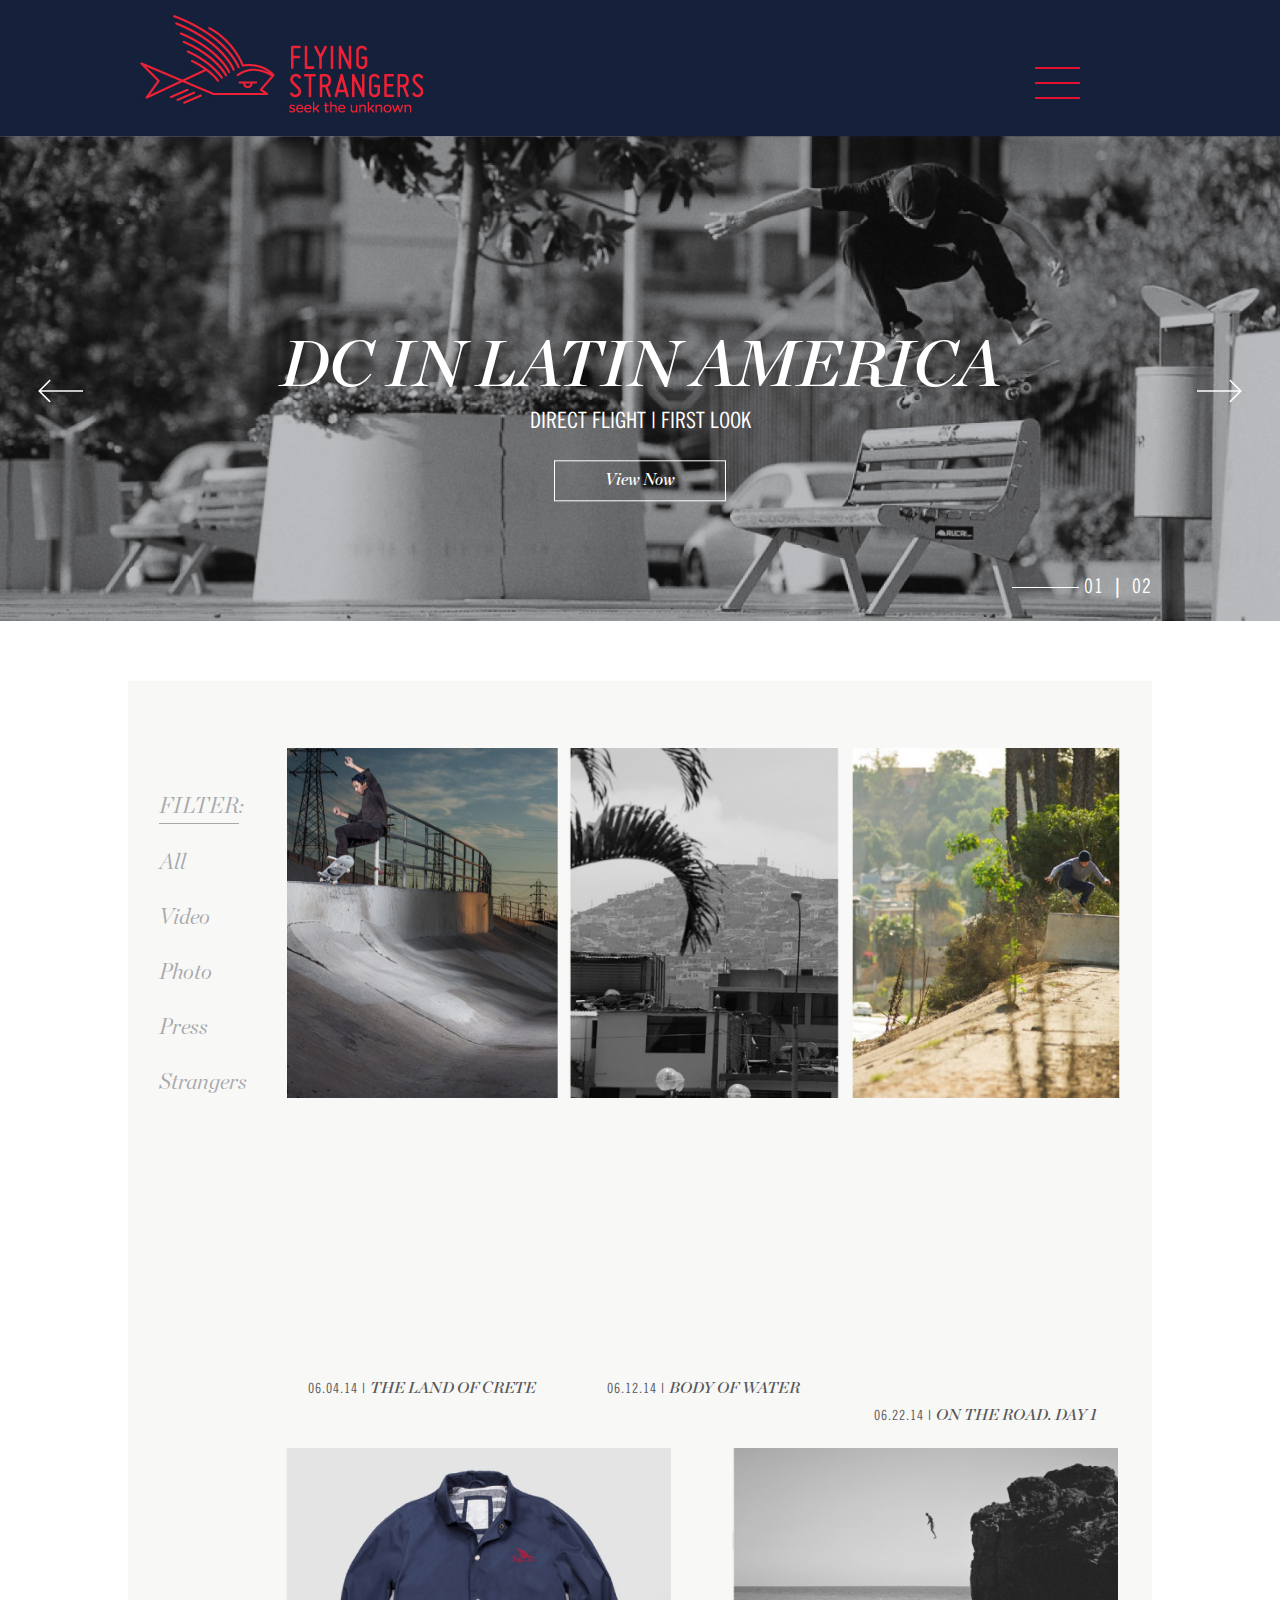
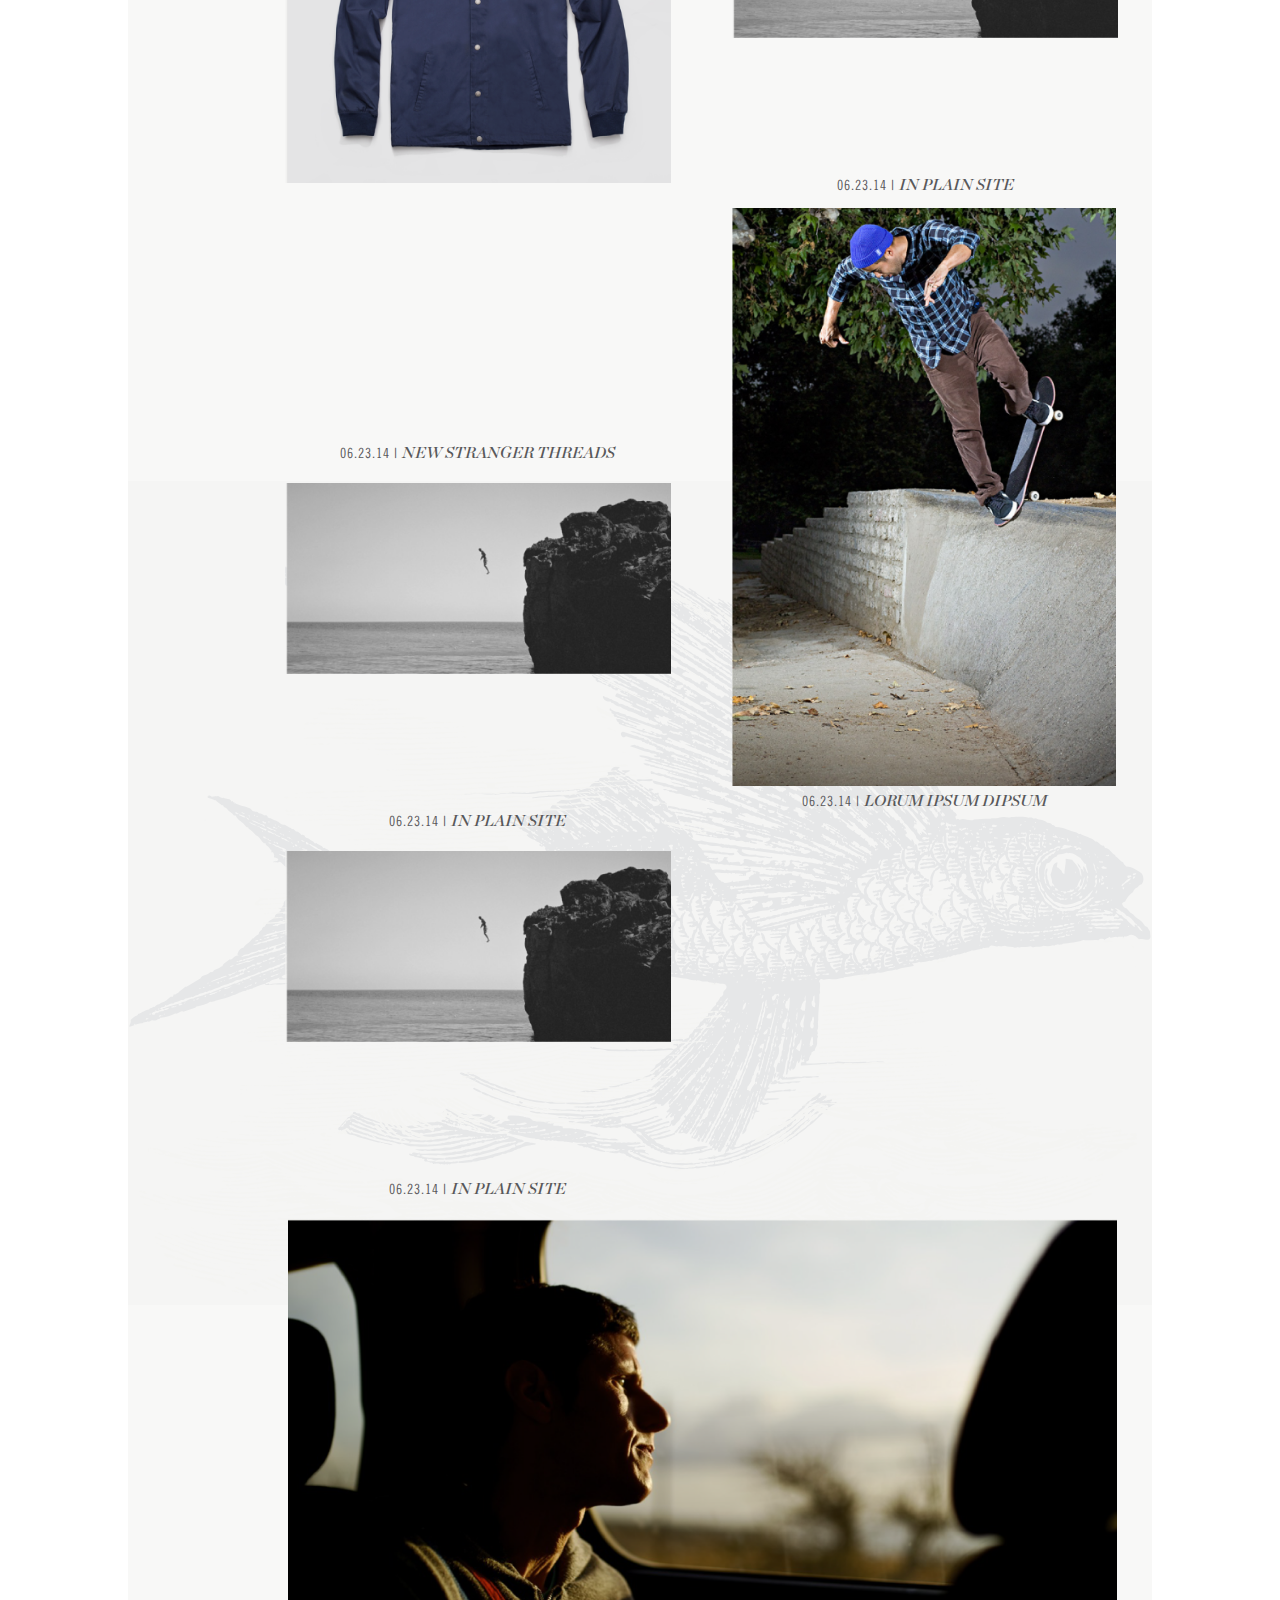
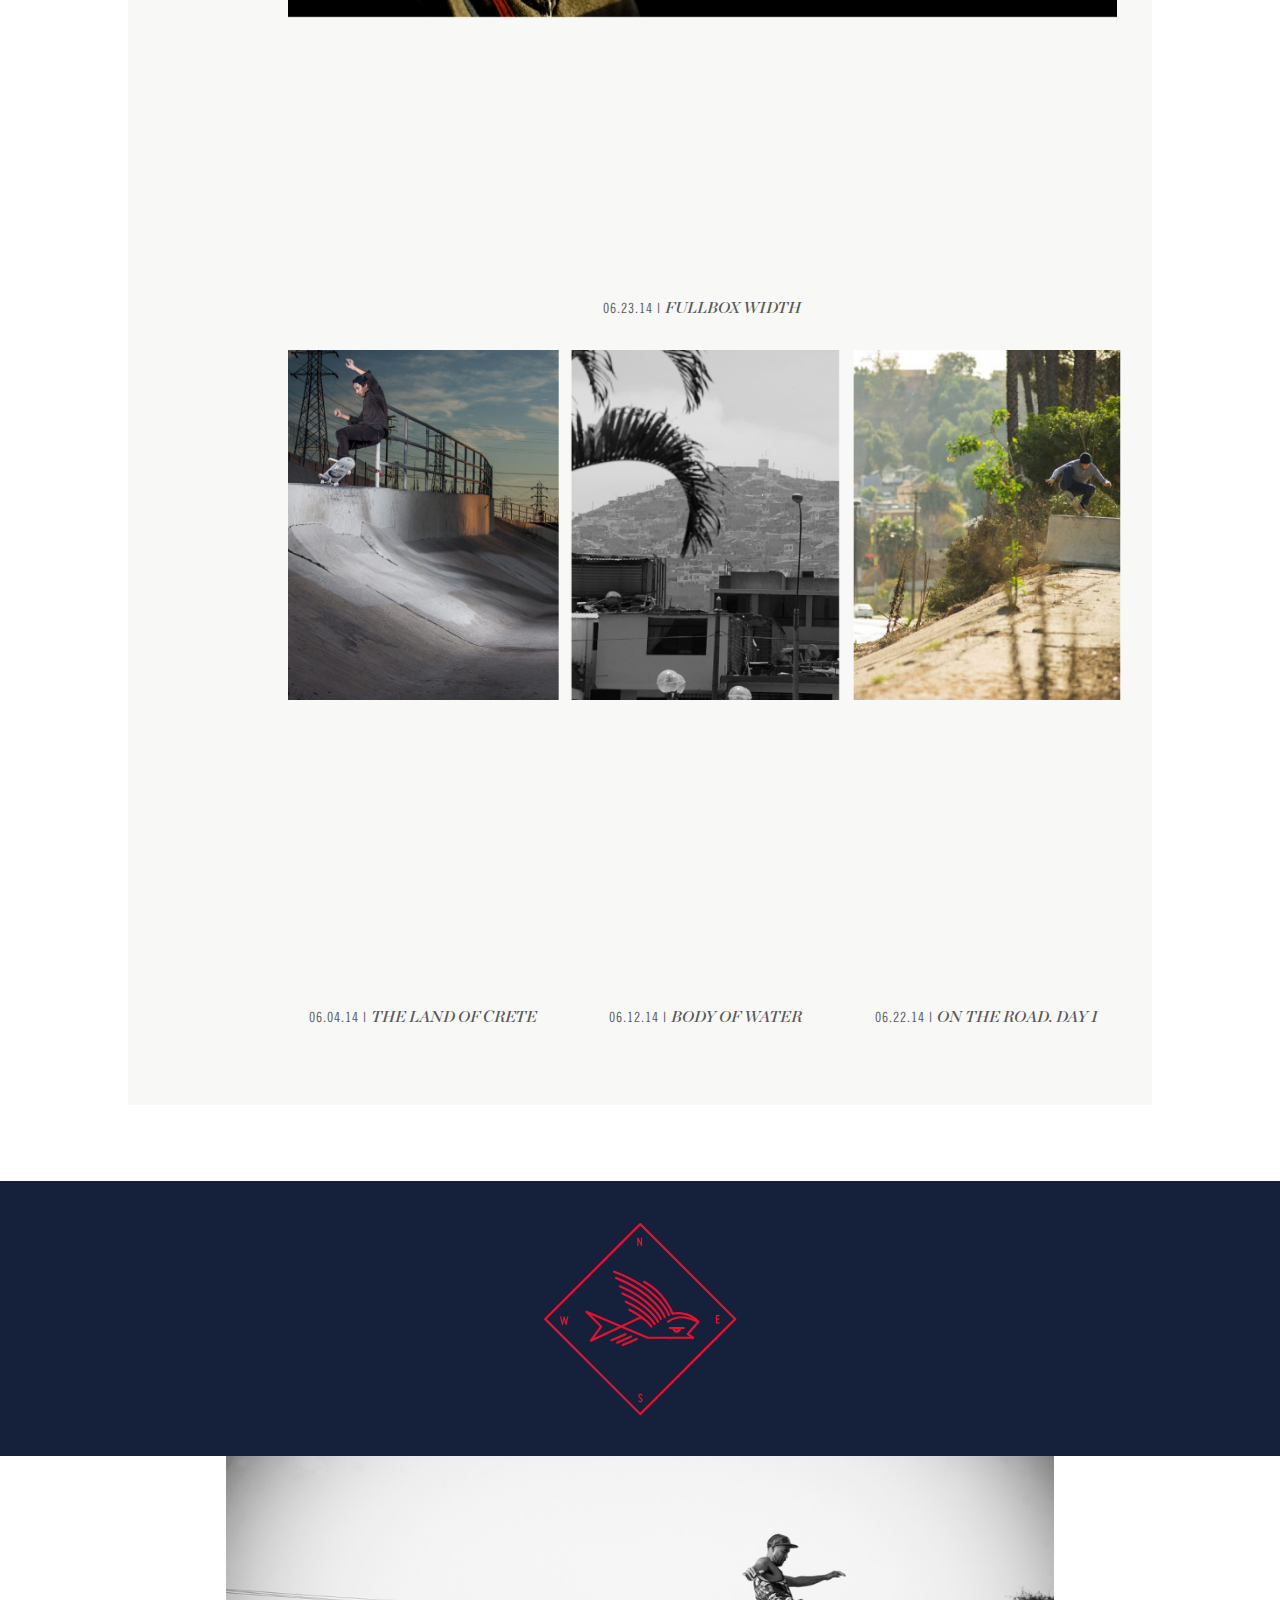
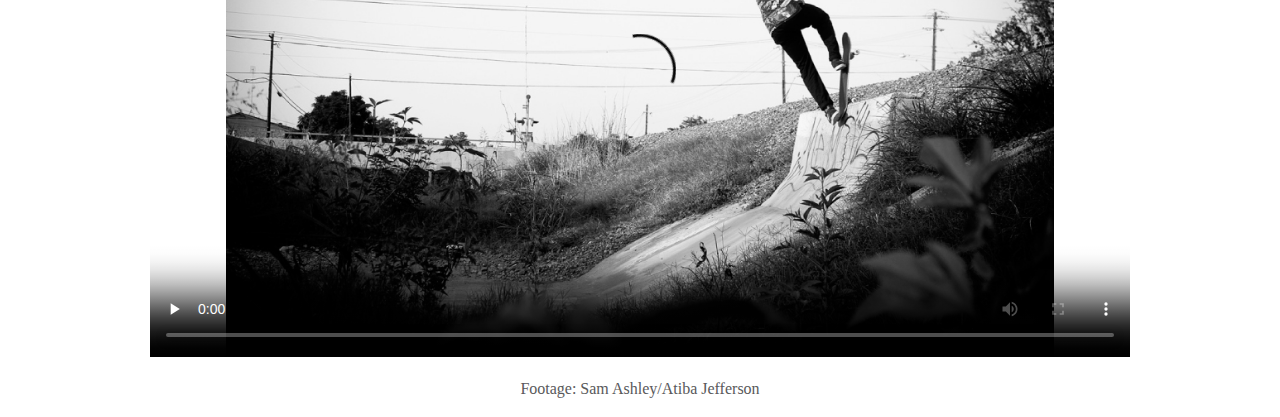
<file: index.html>
<!DOCTYPE html>
<!-- paulirish.com/2008/conditional-stylesheets-vs-css-hacks-answer-neither/ -->
<!--[if lt IE 7]> <html class="no-js lt-ie9 lt-ie8 lt-ie7" lang="en"> <![endif]-->
<!--[if IE 7]>    <html class="no-js lt-ie9 lt-ie8" lang="en"> <![endif]-->
<!--[if IE 8]>    <html class="no-js lt-ie9" lang="en"> <![endif]-->
<!-- Consider adding a manifest.appcache: h5bp.com/d/Offline -->
<!--[if gt IE 8]><!--> <html class="no-js" lang="en"> <!--<![endif]-->
<head>
	<meta charset="utf-8" />
	<meta http-equiv="X-UA-Compatible" content="IE=edge,chrome=1">
 	<meta name="viewport" content="width=device-width">
	<meta name="google-site-verification" content="REPLACE" />

	<title>Title</title>
	<link href="http://vjs.zencdn.net/4.7/video-js.css" rel="stylesheet">	
	<link rel="stylesheet" href="js/libs/fancybox/jquery.fancybox.css" media="screen" />
	<link rel="stylesheet" href="style.css" media="screen" />

	<!-- <link rel="stylesheet" href="menu.css" media="screen" /> -->
	<link rel="stylesheet" href="fonts.css" media="screen" />
	
	<script src="https://ajax.googleapis.com/ajax/libs/jquery/1.8.3/jquery.min.js"></script>
	<script src="js/libs/modernizr-2.5.3.min.js"></script>
	<script src="http://vjs.zencdn.net/4.7/video.js"></script>	
		
	<link rel="icon" href="favicon.ico" type="image/x-icon">
	<link rel="shortcut icon" href="favicon.ico" type="image/x-icon">
</head>
<body>

	<nav id="menu">
	 <a class="closemenu"><img src="images/close.svg"></a>
		<div class="menuwrap">
	      <h2>Menu:</h2>
		   <ul>
	       <li><a href="#">Video</a></li>
	       <li><a href="#">Photo</a></li>
	       <li><a href="#">Press</a></li>
	       <li><a href="#">Strangers</a></li>
	    </ul>
		<form action="index_submit" method="post" accept-charset="utf-8">
			
			<input type="text" name="search" value="" id="search">

		</form>
		
		<div class="menusocial">
			<img src="images/facebook.svg" alt="" class="" />
			<img src="images/twitter.svg" alt="" class="" />
			<img src="images/instagram.svg" alt="" class="" />
		</div>
		
		</div>
	   </nav>
	
<div class="pushme">
	
	<div class="container-full fsheaderblue">
		<header class="container-1024">
			<a href="index.html" id="logo"><img src="images/headerlogo.jpg" alt="Site Title" /></a>

<span class="menulink">
  <span></span>
  <span class="line"></span>
</span>

		
		</header>
	</div>
<div class="container-full fsGray">

<div class="slidewrap">

	  <div class="slidenav">
	     <a id="prev"></a>
	     <a id="next"></a>
	  </div>

  <div id="output"></div>
		<div id="slideshow">
		  	
				<div class="slide">
					<div class="slidetext">
					<h2>DC IN LATIN AMERICA</h2>
					<p class="subtext">DIRECT FLIGHT | FIRST LOOK</p>
					<a href="" class="viewnow">View Now</a>
					</div>
					<img src="images/slide1.jpg" />
				</div>
			
				<div class="slide">
					<div class="slidetext">
						<h2>slide two</h2>
					</div>
					<img src="images/slide2.jpg" />
				</div>
				
   		   </div> <!-- slideshow -->
		   
			

	   </div> <!-- slidewrap -->
</div>	<!-- fsgray -->

	<section class="content container-1024">
		<article>
			<div id="contentNav" class="clearfix">
				<p class="cnHeader">FILTER:</p>
				<p><a href="">All</a></p>
				<p><a href="">Video</a></p>
				<p><a href="">Photo</a></p>
				<p><a href="">Press</a></p>
				<p><a href="">Strangers</a></p>

			</div>
		<div class="boxes">	
			<!-- BOX ONE  -->
			<div class="boxsizeone">
				<img src="images/box1.jpg">
				<!-- STICKY -->
				<div class="boxonestickybox">
				<div class="boxonestickyinner" style="opacity: 0;">
					<div class="boxonestickyborder">
						<div class="boxonestickycontent">
							<p class="sdate">07.22.14</p>
							<h2>PRESS / ERIC KOSTON</h2>
							<hr class="stickline">
							<p class="stickpullquote">“Short Quote”</p>
							<p class="stickyex">Lorem ipsum dolor sit amet, consectetur adipisicing elit, </p>
							<a href="#videoPop" class="stickyread fancybox">Read More</a>
							<p class="stickysub">TAGS// NIKE SB . ERIC KOSTON. FOURSTAR<br>LOS ANGELES, CA | PHOTO: ATIBA JEFFERSON</p>
						</div>
					</div>
				 </div>
				</div>
				<!-- STICKY -->
				<p>06.04.14 | <span>THE LAND OF CRETE</span></p>
			</div>
			<div class="boxsizeone">
				<img src="images/box2.jpg">
				<!-- STICKY -->
				<div class="boxonestickybox">
				<div class="boxonestickyinner" style="opacity: 0;">
					<div class="boxonestickyborder">
						<div class="boxonestickycontent">
							<p class="sdate">08.22.14</p>
							<h2>PHOTO / LEA TENDER</h2>
							<hr class="stickline">
							<p class="stickpullquote">“Short Quote”</p>
							<p class="stickyex">Lorem ipsum dolor sit amet, consectetur adipisicing elit, </p>
							<a class="stickyread">Read More</a>
							<p class="stickysub">TAGS// NIKE SB . ERIC KOSTON. FOURSTAR<br>LOS ANGELES, CA | PHOTO: ATIBA JEFFERSON</p>
						</div>
					</div>
				 </div>
				</div>
				<!-- STICKY -->
				<p>06.12.14 | <span>BODY OF WATER</span></p>
			</div>
			<div class="boxsizeone">
				<img src="images/box3.jpg">
				<!-- STICKY -->
				<div class="boxonestickybox">
				<div class="boxonestickyinner" style="opacity: 0;">
					<div class="boxonestickyborder">
						<div class="boxonestickycontent">
							<p class="sdate">08.22.14</p>
							<h2>PHOTO / Randford Alloway</h2>
							<hr class="stickline">
							<p class="stickpullquote">“Short Quote”</p>
							<p class="stickyex">Lorem ipsum dolor sit amet, consectetur adipisicing elit, </p>
							<a class="stickyread">Read More</a>
							<p class="stickysub">TAGS// NIKE SB . ERIC KOSTON. FOURSTAR<br>LOS ANGELES, CA | PHOTO: ATIBA JEFFERSON</p>
						</div>
					</div>
				 </div>
				</div>
				<!-- STICKY -->
				<p>06.22.14 | <span>ON THE ROAD. DAY 1</span></p>
			</div>
			<!-- END BOX ONE -->
			
		<!-- BOX COLUMN -->	
		<div class="mainBoxCol first">	
			<div class="boxsizetwo">
				<img src="images/476414.png" alt="" class="" />
				
				
				<!-- STICKY -->
				<div class="boxtwostickybox">
				<div class="boxtwostickyinner" style="opacity: 0;">
					<div class="boxtwostickyborder">
						<div class="boxtwostickycontent">
							<p class="sdate">08.22.14</p>
							<h2>PHOTO / Randford Alloway</h2>
							<hr class="stickline">
							<p class="stickpullquote">“Short Quote”</p>
							<p class="stickyex">Lorem ipsum dolor sit amet, consectetur adipisicing elit, </p>
							<a class="stickyread">Read More</a>
							<p class="stickysub">TAGS// NIKE SB . ERIC KOSTON. FOURSTAR<br>LOS ANGELES, CA | PHOTO: ATIBA JEFFERSON</p>
						</div>
					</div>
				 </div>
				</div>
				<!-- STICKY -->
				
				
				<p>06.23.14 | <span>NEW STRANGER THREADS</span></p>
			</div>
		
			<div class="boxsizethree">
				<img src="images/470232.png" width="471" height="233" alt="470232">
				
				<!-- STICKY -->
				<div class="boxfourstickybox">
				<div class="boxfourstickyinner" style="opacity: 0;">
					<div class="boxfourstickyborder">
						<div class="boxfourstickycontent">
							<p class="sdate">08.22.14</p>
							<h2>PHOTO / Randford Alloway</h2>
							<hr class="stickline">
							<a class="stickyread">Read More</a>

						</div>
					</div>
				 </div>
				</div>
				<!-- STICKY -->
				
				<p>06.23.14 | <span>IN PLAIN SITE</span></p>
			</div>
			
			<div class="boxsizethree">
				<img src="images/470232.png" width="471" height="233" alt="470232">
				
				<!-- STICKY -->
				<div class="boxfourstickybox">
				<div class="boxfourstickyinner" style="opacity: 0;">
					<div class="boxfourstickyborder">
						<div class="boxfourstickycontent">
							<p class="sdate">08.22.14</p>
							<h2>PHOTO / Randford Alloway</h2>
							<hr class="stickline">
							<a class="stickyread">Read More</a>
							
						</div>
					</div>
				 </div>
				</div>
				<!-- STICKY -->
				
				<p>06.23.14 | <span>IN PLAIN SITE</span></p>
			</div>
			
		</div><!-- MBCOL1 -->
	
		<div class="mainBoxCol second">	
			
			<div class="boxsizefour">
				
				<img src="images/470232.png" width="471" height="233" alt="470232">
				
				<!-- STICKY -->
				<div class="boxfourstickybox">
				<div class="boxfourstickyinner" style="opacity: 0;">
					<div class="boxfourstickyborder">
						<div class="boxfourstickycontent">
							<p class="sdate">08.22.14</p>
							<h2>PHOTO / Randford Alloway</h2>
							<hr class="stickline">
							<a class="stickyread">Read More</a>
						</div>
					</div>
				 </div>
				</div>
				<!-- STICKY -->
				
				<p>06.23.14 | <span>IN PLAIN SITE</span></p>
			</div>
			
			<div class="stickybox">
				<div class="stickyinner">
					<div class="stickyborder">
						<div class="stickycontent">
							<p class="sdate">07.22.14</p>
							<h2>PRESS / ERIC KOSTON</h2>
							<hr class="stickline" />
							<p class="stickpullquote">“The visions of virgin backside nose blunt slides burned vividly in my memory”</p>
							<p class="stickyex">Lorem ipsum dolor sit amet, consectetur adipisicing elit, sed do eiusmod tempor incididunt ut labore et dolore magna aliqua. Lorem ipsum dolor sit amet, consectetur adipisicing elit, sed do eiusmod.</p>
							<a class="stickyread">Read More</a>
							<p class="stickysub">TAGS// NIKE SB . ERIC KOSTON. FOURSTAR<br>LOS ANGELES, CA | PHOTO: ATIBA JEFFERSON</p>
						</div>
					</div>
				</div>
				<img src="images/stickbg.png" alt="" class="" />
				<p>06.23.14 | <span>lorum ipsum dipsum</span></p>
			</div>
		
		</div> <!-- mbCOl2-->
		<!-- END BOX COLUMN -->
		
		<div class="clear"></div>
		
		<!-- FULL BOX -->
		<div class="fullbox">
			<div class="videoHolder"></div>
			<img src="images/fullpic.png" alt="Fullpic">
			<!-- STICKY -->
			<div class="boxfullstickybox videoLink">
			<div class="boxfullstickyinner" style="opacity: 0;">
				<div class="boxfullstickyborder">
					<div class="boxfullstickycontent">
						<p class="sdate">08.22.14</p>
						<h2>PHOTO / Randford Alloway</h2>
						<hr class="stickline">
							<p class="stickpullquote">“The visions of virgin backside nose blunt slides burned vividly in my memory”</p>
							<p class="stickyex">Lorem ipsum dolor sit amet, consectetur adipisicing elit, sed do eiusmod tempor incididunt ut labore et dolore magna aliqua. Lorem ipsum dolor sit amet, consectetur adipisicing elit, sed do eiusmod.</p>
							<a class="stickyread">Read More</a>
							<p class="stickysub">TAGS// NIKE SB . ERIC KOSTON. FOURSTAR<br>LOS ANGELES, CA | PHOTO: ATIBA JEFFERSON</p>
					</div>
				</div>
			 </div>
			</div>
			<!-- STICKY -->
			
			<p>06.23.14 | <span>Fullbox Width</span></p>
		</div>
		<!-- END FULL BOX -->
		
		<!-- FULL ROW OF THREE BOXES -->
		<div class="boxthreefull">
			<div class="boxsizeone">
				<img src="images/box1.jpg">
				<!-- STICKY -->
				<div class="boxonestickybox">
				<div class="boxonestickyinner" style="opacity: 0;">
					<div class="boxonestickyborder">
						<div class="boxonestickycontent">
							<p class="sdate">08.22.14</p>
							<h2>PHOTO / Randford Alloway</h2>
							<hr class="stickline">
							<p class="stickpullquote">“Short Quote”</p>
							<p class="stickyex">Lorem ipsum dolor sit amet, consectetur adipisicing elit, </p>
							<a href="#modalvideo" class="stickyread  fancybox">Read More</a>
							<p class="stickysub">TAGS// NIKE SB . ERIC KOSTON. FOURSTAR<br>LOS ANGELES, CA | PHOTO: ATIBA JEFFERSON</p>
						</div>
					</div>
				 </div>
				</div>
				<!-- STICKY -->
				<p>06.04.14 | <span>THE LAND OF CRETE</span></p>
			</div>
			<div class="boxsizeone">
				<img src="images/box2.jpg">
				<!-- STICKY -->
				<div class="boxonestickybox">
				<div class="boxonestickyinner" style="opacity: 0;">
					<div class="boxonestickyborder">
						<div class="boxonestickycontent">
							<p class="sdate">08.22.14</p>
							<h2>PHOTO / Randford Alloway</h2>
							<hr class="stickline">
							<p class="stickpullquote">“Short Quote”</p>
							<p class="stickyex">Lorem ipsum dolor sit amet, consectetur adipisicing elit, </p>
							<a class="stickyread">Read More</a>
							<p class="stickysub">TAGS// NIKE SB . ERIC KOSTON. FOURSTAR<br>LOS ANGELES, CA | PHOTO: ATIBA JEFFERSON</p>
						</div>
					</div>
				 </div>
				</div>
				<!-- STICKY -->
				<p>06.12.14 | <span>BODY OF WATER</span></p>
			</div>
			<div class="boxsizeone">
				<img src="images/box3.jpg">
				<!-- STICKY -->
				<div class="boxonestickybox">
				<div class="boxonestickyinner" style="opacity: 0;">
					<div class="boxonestickyborder">
						<div class="boxonestickycontent">
							<p class="sdate">08.22.14</p>
							<h2>PHOTO / Randford Alloway</h2>
							<hr class="stickline">
							<p class="stickpullquote">“Short Quote”</p>
							<p class="stickyex">Lorem ipsum dolor sit amet, consectetur adipisicing elit, </p>
							<a class="stickyread">Read More</a>
							<p class="stickysub">TAGS// NIKE SB . ERIC KOSTON. FOURSTAR<br>LOS ANGELES, CA | PHOTO: ATIBA JEFFERSON</p>
						</div>
					</div>
				 </div>
				</div>
				<!-- STICKY -->
				<p>06.22.14 | <span>ON THE ROAD. DAY 1</span></p>
			</div>
		</div> 
		<!-- END BOX THREE FULL -->

			
		</div> <!-- boxes -->
		</article>
	</section>
	<footer class="container-full">
	<div class="container-1024">
		<p><img src="images/footerlogo.svg" alt="" class="" /></p>
	</div>
	</footer>
</div>
</div><!-- push me -->


		  <!-- Video -->
		  <div class="modalvideo" id="">
			  <div class="modalclose"></div>
		  <video id="video" width="980" height="551" class="video-js vjs-default-skin vjs-big-play-centered" data-setup="{}" controls preload="none" poster="images/poster.jpg">
		    <source src="videos/test.ogg" type="video/ogg">
		    <source src="videos/test.mp4" type="video/mp4">
		    <p>
		      Your browser doesn't support HTML5 video.
		      <a href="videos/mikethefrog.mp4">Download</a> the video instead.
		    </p>
		  </video>
		  <div class="videoExcerpt"><p>Footage: Sam Ashley/Atiba Jefferson</p></div>
		  </div>
			<!-- VIDEO -->
			
  		  <!-- Video POP-->
  		  
  		<div style="display:none;" >
			<div id="videoPop" rel="video">
  		  <video id="" width="980" height="551" class="video-js vjs-default-skin vjs-big-play-centered" data-setup="{}" controls preload="none" poster="images/poster.jpg">
  		    <source src="videos/test.ogg" type="video/ogg">
  		    <source src="videos/test.mp4" type="video/mp4">
  		    <p>
  		      Your browser doesn't support HTML5 video.
  		      <a href="videos/mikethefrog.mp4">Download</a> the video instead.
  		    </p>
  		  </video>
  		  <div class="videoExcerpt"><p>Footage: Sam Ashley/Atiba Jefferson</p></div>
	  </div>
	  </div>
  		  <!-- Video POP-->
  		  
  		<div style="display:none;" >
			<div id="videoPop" rel="video">
  		  <video id="" width="980" height="551" class="video-js vjs-default-skin vjs-big-play-centered" data-setup="{}" controls preload="none" poster="images/poster.jpg">
  		    <source src="videos/test.ogg" type="video/ogg">
  		    <source src="videos/test.mp4" type="video/mp4">
  		    <p>
  		      Your browser doesn't support HTML5 video.
  		      <a href="videos/mikethefrog.mp4">Download</a> the video instead.
  		    </p>
  		  </video>
  		  <div class="videoExcerpt"><p>Footage: Sam Ashley/Atiba Jefferson</p></div>
	  </div>
	  </div>
  			<!-- VIDEO POP-->
  			<!-- VIDEO POP-->
			

		
	<!-- Enqueued JavaScript at the bottom for fast page loading -->
	<script src="js/libs/jquery.cycle.js"></script>
	<script src="js/libs/fancybox/jquery.fancybox.js"></script>
	<script src="js/scripts.js"></script>
	<script src="js/sidebarEffects.js"></script>
	
</body>
</html>
</file>
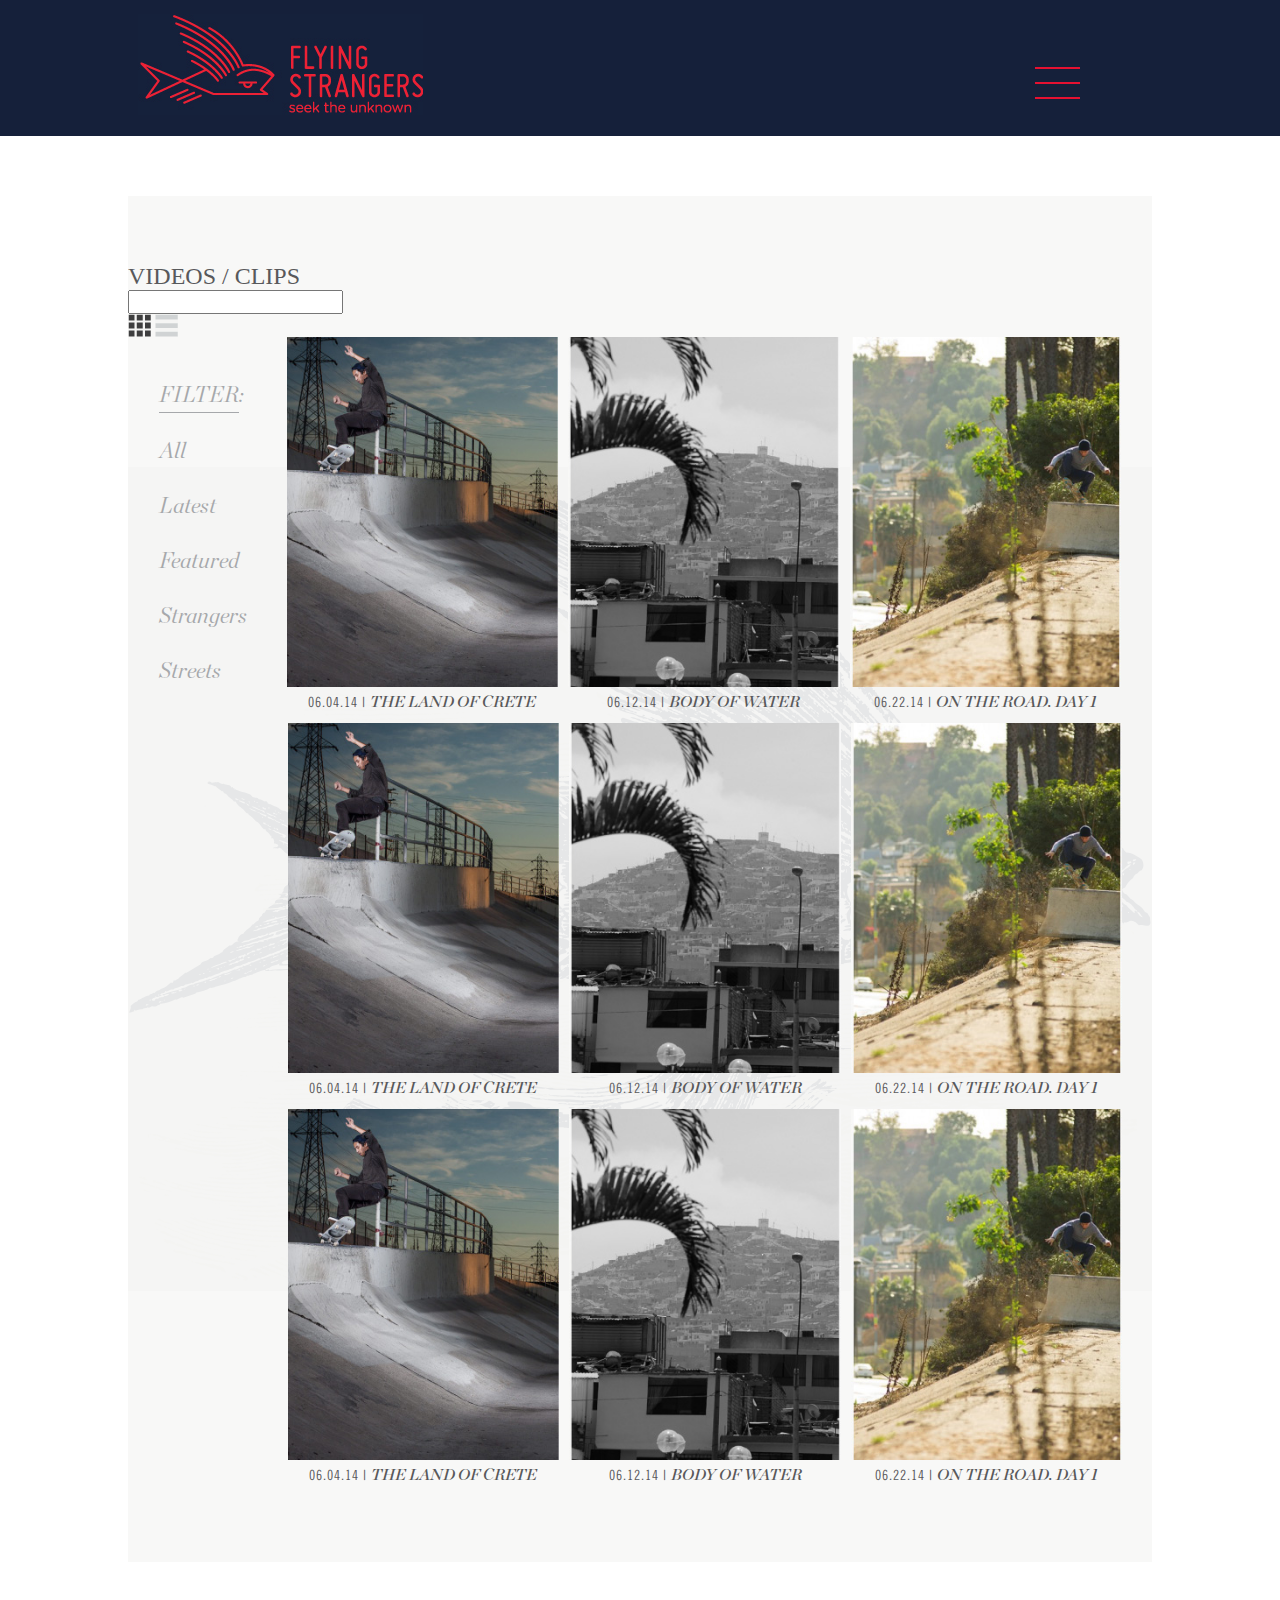
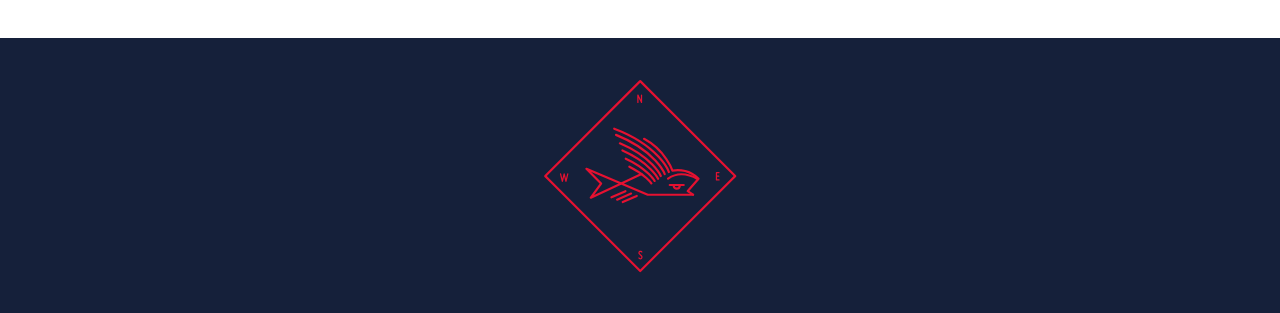
<file: category.html>
<!DOCTYPE html>
<!-- paulirish.com/2008/conditional-stylesheets-vs-css-hacks-answer-neither/ -->
<!--[if lt IE 7]> <html class="no-js lt-ie9 lt-ie8 lt-ie7" lang="en"> <![endif]-->
<!--[if IE 7]>    <html class="no-js lt-ie9 lt-ie8" lang="en"> <![endif]-->
<!--[if IE 8]>    <html class="no-js lt-ie9" lang="en"> <![endif]-->
<!-- Consider adding a manifest.appcache: h5bp.com/d/Offline -->
<!--[if gt IE 8]><!--> <html class="no-js" lang="en"> <!--<![endif]-->
<head>
	<meta charset="utf-8" />
	<meta http-equiv="X-UA-Compatible" content="IE=edge,chrome=1">
 	<meta name="viewport" content="width=device-width">
	<meta name="google-site-verification" content="REPLACE" />

	<title>Title</title>
	
	<link rel="stylesheet" href="style.css" media="screen" />
	<link rel="stylesheet" href="js/libs/fancybox/jquery.fancybox.css" media="screen" />
	<!-- <link rel="stylesheet" href="menu.css" media="screen" /> -->
	<link rel="stylesheet" href="fonts.css" media="screen" />
	
	<script src="https://ajax.googleapis.com/ajax/libs/jquery/1.8.3/jquery.min.js"></script>
	<script src="js/libs/modernizr-2.5.3.min.js"></script>
		
	<link rel="icon" href="favicon.ico" type="image/x-icon">
	<link rel="shortcut icon" href="favicon.ico" type="image/x-icon">
</head>
<body>

	<nav id="menu">
	 <a class="closemenu"><img src="images/close.svg"></a>
		<div class="menuwrap">
	      <h2>Menu:</h2>
		   <ul>
	       <li><a href="#">Video</a></li>
	       <li><a href="#">Photo</a></li>
	       <li><a href="#">Press</a></li>
	       <li><a href="#">Strangers</a></li>
	    </ul>
		<form action="index_submit" method="post" accept-charset="utf-8">
			
			<input type="text" name="search" value="" id="search">

		</form>
		
		<div class="menusocial">
			<img src="images/facebook.svg" alt="" class="" />
			<img src="images/twitter.svg" alt="" class="" />
			<img src="images/instagram.svg" alt="" class="" />
		</div>
		
		</div>
	   </nav>
	
<div class="pushme">
	
	<div class="container-full fsheaderblue">
		<header class="container-1024">
						<a href="index.html" id="logo"><img src="images/headerlogo.jpg" alt="Site Title" /></a>

			<span class="menulink">
			  <span></span>
			  <span class="line"></span>
			</span>
	
		</header>
	</div>


	<section class="content container-1024">
		<article>
			<h2 class="cattitle">VIDEOS / CLIPS</h2>
			<div class="searchCat">
				<form>
					<input type="text" name="search" class="isearch"> 
					<div class="swrap"><a href="" id="gridSearch"><img src="images/grid.png"  alt="Grid"></a> <a href="" id="listSearch"><img src="images/list.png"  alt="List"></a></div>
				</form>
			</div>
			<div id="contentNav" class="clearfix">
				<p class="cnHeader">FILTER:</p>
				<p><a href="">All</a></p>
				<p><a href="">Latest</a></p>
				<p><a href="">Featured</a></p>
				<p><a href="">Strangers</a></p>
				<p><a href="">Streets</a></p>

			</div>
		<div class="boxes" id="catbox">	
			<!-- BOX ONE  -->
			<div class="boxsizeone">
				<img src="images/box1.jpg">
				<p>06.04.14 | <span>THE LAND OF CRETE</span></p>
			</div>
			<div class="boxsizeone">
				<img src="images/box2.jpg">
				<p>06.12.14 | <span>BODY OF WATER</span></p>
			</div>
			<div class="boxsizeone">
				<img src="images/box3.jpg">
				<p>06.22.14 | <span>ON THE ROAD. DAY 1</span></p>
			</div>
			<!-- END BOX ONE -->
			
	
		
		<div class="clear listy"></div>
		
	
		
		<!-- FULL ROW OF THREE BOXES -->
		<div class="boxthreefull">
			<div class="boxsizeone">
				<img src="images/box1.jpg">
				<p>06.04.14 | <span>THE LAND OF CRETE</span></p>
			</div>
			<div class="boxsizeone">
				<img src="images/box2.jpg">
				<p>06.12.14 | <span>BODY OF WATER</span></p>
			</div>
			<div class="boxsizeone">
				<img src="images/box3.jpg">
				<p>06.22.14 | <span>ON THE ROAD. DAY 1</span></p>
			</div>
		</div> 
		<!-- END BOX THREE FULL -->
		<!-- FULL ROW OF THREE BOXES -->
		<div class="boxthreefull">
			<div class="boxsizeone">
				<img src="images/box1.jpg">
				<p>06.04.14 | <span>THE LAND OF CRETE</span></p>
			</div>
			<div class="boxsizeone">
				<img src="images/box2.jpg">
				<p>06.12.14 | <span>BODY OF WATER</span></p>
			</div>
			<div class="boxsizeone">
				<img src="images/box3.jpg">
				<p>06.22.14 | <span>ON THE ROAD. DAY 1</span></p>
			</div>
		</div> 
		<!-- END BOX THREE FULL -->

			
		</div> <!-- boxes -->
		</article>
	</section>
	<footer class="container-full">
	<div class="container-1024">
		<p><img src="images/footerlogo.svg" alt="" class="" /></p>
	</div>
	</footer>
</div>
</div><!-- push me -->

		
	<!-- Enqueued JavaScript at the bottom for fast page loading -->
	<script src="js/libs/jquery.cycle.js"></script>
	<script src="js/libs/fancybox/jquery.fancybox.js"></script>
	<script src="js/scripts.js"></script>
	<script src="js/sidebarEffects.js"></script>
	
</body>
</html>
</file>
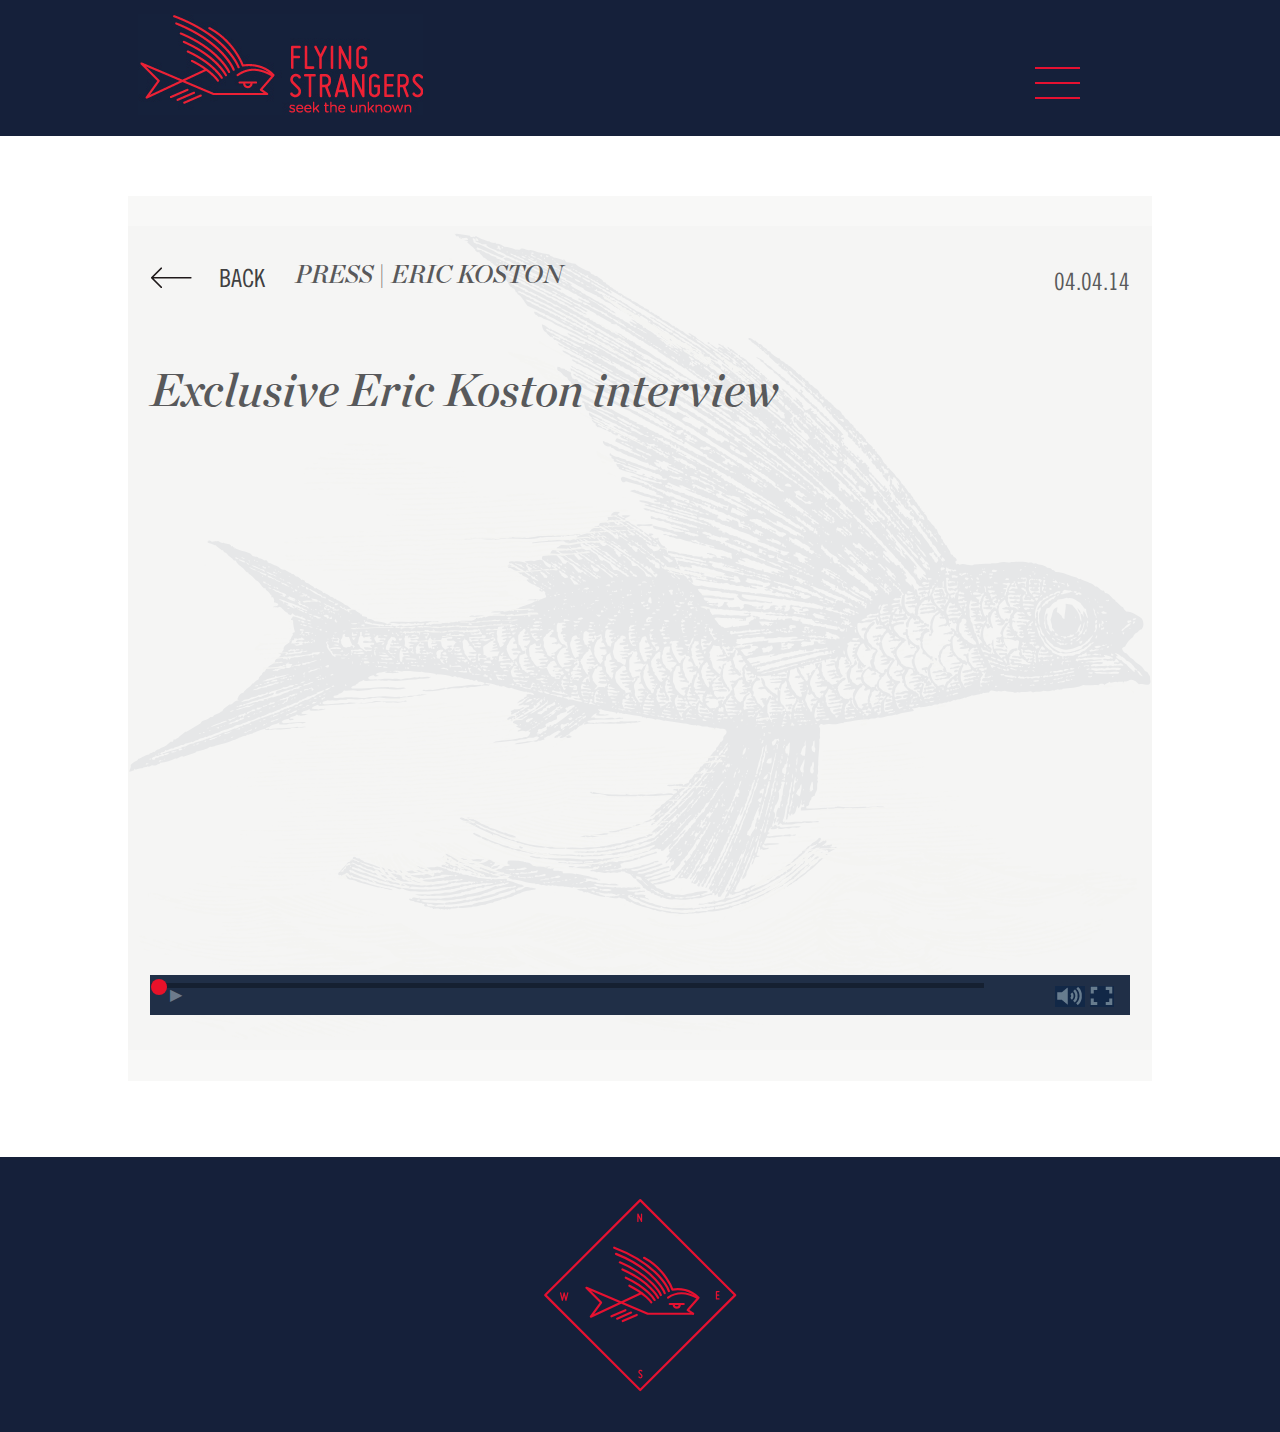
<file: single.html>
<!DOCTYPE html>
<!-- paulirish.com/2008/conditional-stylesheets-vs-css-hacks-answer-neither/ -->
<!--[if lt IE 7]> <html class="no-js lt-ie9 lt-ie8 lt-ie7" lang="en"> <![endif]-->
<!--[if IE 7]>    <html class="no-js lt-ie9 lt-ie8" lang="en"> <![endif]-->
<!--[if IE 8]>    <html class="no-js lt-ie9" lang="en"> <![endif]-->
<!-- Consider adding a manifest.appcache: h5bp.com/d/Offline -->
<!--[if gt IE 8]><!--> <html class="no-js" lang="en"> <!--<![endif]-->
<head>
	<meta charset="utf-8" />
	<meta http-equiv="X-UA-Compatible" content="IE=edge,chrome=1">
 	<meta name="viewport" content="width=device-width">
	<meta name="google-site-verification" content="REPLACE" />

	<title>Title</title>
	
	<link rel="stylesheet" href="style.css" media="screen" />
	<link rel="stylesheet" href="js/libs/fancybox/jquery.fancybox-1.3.4.css" media="screen" />
	<!-- <link rel="stylesheet" href="menu.css" media="screen" /> -->
	<link rel="stylesheet" href="fonts.css" media="screen" />
	
	<script src="https://ajax.googleapis.com/ajax/libs/jquery/1.8.3/jquery.min.js"></script>
	<script src="js/libs/modernizr-2.5.3.min.js"></script>
		
	<link rel="icon" href="favicon.ico" type="image/x-icon">
	<link rel="shortcut icon" href="favicon.ico" type="image/x-icon">
</head>
<body>

	<nav id="menu">
	 <a class="closemenu"><img src="images/close.svg"></a>
		<div class="menuwrap">
	      <h2>Menu:</h2>
		   <ul>
	       <li><a href="#">Video</a></li>
	       <li><a href="#">Photo</a></li>
	       <li><a href="#">Press</a></li>
	       <li><a href="#">Strangers</a></li>
	    </ul>
		<form action="index_submit" method="post" accept-charset="utf-8">
			
			<input type="text" name="search" value="" id="search">

		</form>
		
		<div class="menusocial">
			<img src="images/facebook.svg" alt="" class="" />
			<img src="images/twitter.svg" alt="" class="" />
			<img src="images/instagram.svg" alt="" class="" />
		</div>
		
		</div>
	   </nav>
	
<div class="pushme">
	
	<div class="container-full fsheaderblue">
		<header class="container-1024">
			<a href="#" id="logo"><img src="images/headerlogo.jpg" alt="Site Title" /></a>

<span class="menulink">
  <span></span>
  <span class="line"></span>
</span>

		
		</header>
	</div>


	<section class="content container-1024 ">
		<article>
			<div class="container-980">
			<div class="meta clearfix">
				<a href="" class="backarrow"><img src="images/backarrow.png" alt="" class="" /> <span>Back</span></a>
				<p class="title">PRESS  |  ERIC KOSTON</p>
				<p class="metadate">04.04.14</p>
			</div>

			<h1 class="headline">Exclusive Eric Koston interview</h1>
					<div id="video-container">
					  <!-- Video -->
					  <video id="video" width="980" height="551">
					    <source src="videos/test.ogg" type="video/ogg">
					    <source src="videos/test.mp4" type="video/mp4">
					    <p>
					      Your browser doesn't support HTML5 video.
					      <a href="videos/mikethefrog.mp4">Download</a> the video instead.
					    </p>
					  </video>
					  <!-- Video Controls -->
					  <div id="video-controls">
					    <button type="button" id="play-pause">&#9654;</button>
					    <input type="range" id="seek-bar" value="0">
					    <button type="button" id="mute"><img src="images/mute.png" width="30" height="21" alt="Mute"></button>
					    <!-- <input type="range" id="volume-bar" min="0" max="1" step="0.1" value="1"> -->
					    <button type="button" id="full-screen"><img src="images/fullscreen.png" width="24" height="21" alt="Fullscreen"></button>
					  </div>
					</div>

		</div> <!-- 980 -->

			
		
		</article>
	</section>
	<footer class="container-full">
	<div class="container-1024">
		<p><img src="images/footerlogo.svg" alt="" class="" /></p>
	</div>
	</footer>
</div>
</div><!-- push me -->

		
	<!-- Enqueued JavaScript at the bottom for fast page loading -->
	<script src="js/libs/jquery.cycle.js"></script>
	<script src="js/libs/fancybox/jquery.fancybox-1.3.4.js"></script>
	<script src="js/scripts.js"></script>
	<script src="js/sidebarEffects.js"></script>
	
</body>
</html>
</file>
<file: style.css>
/*
Theme Name:  Client 
Theme URI: http://www.domain.com/
Description: A custom theme built by the team at .
Author:  Media
Version: 1.0
Tags: 
*/

/*
 * HTML5 Boilerplate
 *
 * What follows is the result of much research on cross-browser styling.
 * Credit left inline and big thanks to Nicolas Gallagher, Jonathan Neal,
 * Kroc Camen, and the H5BP dev community and team.
 *
 * Detailed information about this CSS: h5bp.com/css
 *
 * ==|== normalize ==========================================================
 */


/* =============================================================================
   HTML5 display definitions
   ========================================================================== */

article, aside, details, figcaption, figure, footer, header, hgroup, nav, section { display: block; }
audio, canvas, video { display: inline-block; *display: inline; *zoom: 1; }
audio:not([controls]) { display: none; }
[hidden] { display: none; }


/* =============================================================================
   Base
   ========================================================================== */

/*
 * 1. Correct text resizing oddly in IE6/7 when body font-size is set using em units
 * 2. Prevent iOS text size adjust on device orientation change, without disabling user zoom: h5bp.com/g
 */

html { font-size: 100%; -webkit-text-size-adjust: 100%; -ms-text-size-adjust: 100%; -webkit-font-smoothing: antialiased; -moz-osx-font-smoothing: grayscale;}

html, button, input, select, textarea { font-family: sans-serif; color: #222; }

body { margin: 0; font-size: 1em; line-height: 1.4; }

/*
 * Remove text-shadow in selection highlight: h5bp.com/i
 * These selection declarations have to be separate
 * Also: hot pink! (or customize the background color to match your design)
 */

::-moz-selection { background: #4c3f18; color: #fff; text-shadow: none; }
::selection { background: #4c3f18; color: #fff; text-shadow: none; }


/* =============================================================================
   Links - EDIT
   ========================================================================== */

a { color: #404041; }
a:hover { text-decoration:none; }

/* Improve readability when focused and hovered in all browsers: h5bp.com/h */
a:hover, a:active { outline: 0; }


/* =============================================================================
   Typography
   ========================================================================== */

abbr[title] { border-bottom: 1px dotted; }

b, strong { font-weight: bold; }

blockquote { margin: 1em 40px; }

dfn { font-style: italic; }

hr { display: block; height: 1px; border: 0; border-top: 1px solid #b8b28d; margin: 1em 0; padding: 0; }

ins { background: #ff9; color: #000; text-decoration: none; }

mark { background: #ff0; color: #000; font-style: italic; font-weight: bold; }

/* Redeclare monospace font family: h5bp.com/j */
pre, code, kbd, samp { font-family: monospace, serif; _font-family: 'courier new', monospace; font-size: 1em; }

/* Improve readability of pre-formatted text in all browsers */
pre { white-space: pre; white-space: pre-wrap; word-wrap: break-word; }

q { quotes: none; }
q:before, q:after { content: ""; content: none; }

small { font-size: 85%; }

/* Position subscript and superscript content without affecting line-height: h5bp.com/k */
sub, sup { font-size: 75%; line-height: 0; position: relative; vertical-align: baseline; }
sup { top: -0.5em; }
sub { bottom: -0.25em; }

address { font-style: normal; }

/* =============================================================================
   Lists
   ========================================================================== */

ul, ol { margin: 1em 0; padding: 0; }
dd { margin: 0 0 0 40px; }
nav ul, nav ol { list-style: none; list-style-image: none; margin: 0; padding: 0; }


/* =============================================================================
   Embedded content
   ========================================================================== */

/*
 * 1. Improve image quality when scaled in IE7: h5bp.com/d
 * 2. Remove the gap between images and borders on image containers: h5bp.com/i/440
 */

img { border: 0; -ms-interpolation-mode: bicubic; vertical-align: middle; }

/*
 * Correct overflow not hidden in IE9
 */

svg:not(:root) { overflow: hidden; }


/* =============================================================================
   Figures
   ========================================================================== */

figure { margin: 0; }


/* =============================================================================
   Forms
   ========================================================================== */

form { margin: 0; }
fieldset { border: 0; margin: 0; padding: 0; }

/* Indicate that 'label' will shift focus to the associated form element */
label { cursor: pointer; }

/*
 * 1. Correct color not inheriting in IE6/7/8/9
 * 2. Correct alignment displayed oddly in IE6/7
 */

legend { border: 0; *margin-left: -7px; padding: 0; white-space: normal; }

/*
 * 1. Correct font-size not inheriting in all browsers
 * 2. Remove margins in FF3/4 S5 Chrome
 * 3. Define consistent vertical alignment display in all browsers
 */

button, input, select, textarea { font-size: 100%; margin: 0; vertical-align: baseline; *vertical-align: middle; }

/*
 * 1. Define line-height as normal to match FF3/4 (set using !important in the UA stylesheet)
 */

button, input { line-height: normal; }

/*
 * 1. Display hand cursor for clickable form elements
 * 2. Allow styling of clickable form elements in iOS
 * 3. Correct inner spacing displayed oddly in IE7 (doesn't effect IE6)
 */

button, input[type="button"], input[type="reset"], input[type="submit"] { cursor: pointer; -webkit-appearance: button; *overflow: visible; }

/*
 * Re-set default cursor for disabled elements
 */

button[disabled], input[disabled] { cursor: default; }

/*
 * Consistent box sizing and appearance
 */

input[type="checkbox"], input[type="radio"] { box-sizing: border-box; padding: 0; *width: 13px; *height: 13px; }
input[type="search"] { -webkit-appearance: textfield; -moz-box-sizing: content-box; -webkit-box-sizing: content-box; box-sizing: content-box; }
input[type="search"]::-webkit-search-decoration, input[type="search"]::-webkit-search-cancel-button { -webkit-appearance: none; }

/*
 * Remove inner padding and border in FF3/4: h5bp.com/l
 */

button::-moz-focus-inner, input::-moz-focus-inner { border: 0; padding: 0; }

/*
 * 1. Remove default vertical scrollbar in IE6/7/8/9
 * 2. Allow only vertical resizing
 */

textarea { overflow: auto; vertical-align: top; resize: vertical; }

/* Colors for form validity */
input:valid, textarea:valid {  }
input:invalid, textarea:invalid { background-color: #f0dddd; }


/* =============================================================================
   Tables
   ========================================================================== */

table { border-collapse: collapse; border-spacing: 0; }
td { vertical-align: top; }


/* =============================================================================
   Chrome Frame Prompt
   ========================================================================== */

.chromeframe { margin: 0.2em 0; background: #ccc; color: black; padding: 0.2em 0; }


/* =============================================================================
   WordPress Reset
   ========================================================================== */
   
div.aligncenter,.aligncenter{display:block;margin-left:auto;margin-right:auto}.alignleft{float:left}.alignright,.commentlist li .avatar{float:right}.wp-caption{background:#f3f3f3;border:1px solid #ddd;text-align:center;padding-top:4px;margin:10px;border-radius:3px;}.wp-caption img,.wp-caption p.wp-caption-text,#commentsDiv p,#commentsDiv h3{margin:0}.wp-caption img{padding:0;border:0 none}.wp-caption p.wp-caption-text{font-size:11px;line-height:17px;padding:0 4px 5px}#commentsDiv{clear:both;margin:30px 20px 30px 35px;padding-top:20px}#commentsDiv textarea,#commentsDiv input{border:1px solid #6779c3;font-size:12px;color:#6779c3;line-height:25px}#commentsDiv textarea,#commentsDiv input,input#submit{height:25px}#commentsDiv textarea{width:500px;height:150px}input#submit{background:#fff;line-height:20px;width:150px;color:#042b5e}#comments{margin-bottom:20px!important}#respond{margin-top:20px!important}.commentlist{border-bottom:1px solid #fff}#commentform textarea,#commentform input,.commentlist li{font-size:0.9em}.commentlist li{padding:20px;border-top:1px solid #fff}.commentlist li p{margin-top:10px!important}.commentlist li .avatar{border:1px solid #eee;padding:2px;background:#fff}.commentlist cite a,.commentlist cite{font-style:normal;font-size:1.1em;color:#fff}.commentlist p,.commentmetadata{font-weight:normal}.commentlist p{line-height:1.5em;text-transform:none}.alt{background:#042b5e!important}#commentform p{margin-bottom:10px!important}h3#respond{margin-bottom:20px}

/* ==|== primary styles =====================================================
   Author:  Media
   ========================================================================== */





body { 
	text-align:center; 
	font: 100% "Times New Roman", Times, serif;
	color: #59595B;
}

p {
	line-height: 1.5em;
}

/* ------------------------ Classes ------------------------ */

.container-980 {
	width: 980px;
	position: relative;
	margin: 0 auto;
	text-align: left;
}

.container-680 {
	width: 680px;
	position: relative;
	margin: 0 auto;
	text-align: left;
}

.container-1024 {
	max-width: 1024px;
	position: relative;
	margin: 0 auto;
	text-align: left;
}


.container-full {
	width: 100%;
	position: relative;
	text-align: center;
}

.clear	{ 
	clear:both;
}

.header-clear { clear: none; }

.hidden-desktop {
	display: none!important;
}

.visible-desktop {
	display: block!important;
}

div.clear	{ 
	height:.01em; 
	overflow:hidden; 
}

p.back-to-top {
	text-align:right;
	display:block;
	padding-right:15px;
}

.alignleft { 
	float:left; 
	margin:2px 10px 10px 0px;
}

.alignright { 
	float:right; 
	margin:5px 0px 10px 10px; 
}

.aligncenter {
	display: block;
	text-align: center;
	margin: 10px auto;
}

img.alignleft, img.alignright, img.aligncenter {
	border: 4px solid #f1ebdc;
}

.no-frame {
	border: 0!important;
	-o-border-radius: 0 !important;
	-moz-border-radius: 0 !important;
	-ms-border-radius: 0 !important;
	-webkit-border-radius: 0 !important;
	border-radius: 0 !important;
	-o-box-shadow: none !important;
	-moz-box-shadow: none !important;
	-ms-box-shadow: none !important;
	-webkit-box-shadow: none !important;
	box-shadow: none !important;
}

a.button, form.cform .sendbutton {
	background: #abab3e;
	background:-webkit-gradient(linear,left top,left  bottom,from(#A7E300),to(#99D100));
	background:-webkit-linear-gradient(top,  #A7E300,  #99D100);
	background:   -moz-linear-gradient(top,  #A7E300,  #99D100);
	background:     -o-linear-gradient(top,  #A7E300,  #99D100);
	background:        linear-gradient(top,  #A7E300,  #99D100);
	filter: progid:DXImageTransform.Microsoft.gradient(startColorstr='#A7E300', endColorstr='#99D100');
	border: 1px solid #6f6f30;
	color: #fff;
	cursor: pointer;
	padding: 8px 10px 6px;
	text-align: center;
	text-shadow: 0 0 5px #7d7d28;
	text-decoration: none;
	border-radius: 5px;
	display: inline-block;
	font-size: 16px;
}

.button:hover, form.cform .sendbutton:hover {
	background: #7b7b22;
	color: #fff;
}

.disclaimer {
	font-size: 11px;
	font-style: italic;
}

.quote {
	position: relative;
	display: block;
}

.quote, .quote a {
	color: #fff;
}

.quote q, .quote blockquote, .quote q a, .quote blockquote a {
	font-size: 20px;
	font-style: italic;
	display: inline;
}

.quote cite {
	font-size: 24px;
	font-weight: bold;
	font-style: normal;	
	margin-left: 10px;
}

cite:before {
	content: "~ ";
}

.fsRed {
	color: #E61131;
	background-color: #E61131;
}

.fsheaderblue {
	color: #15203A;
	background-color: #15203A;
}
.fsGray {
	background-color: #f8f8f7;
	color: #f8f8f7;
}

/* ------------------------ header framework ------------------------ */

header {
	height: 136px;
	position: relative;
	background-color: #15203a;

}

#logo {
   float: left;
    left: 1%;
    margin-top: 14px;
    position: relative;
}





/* ------------------------ primary nav ------------------------ */

#menu {
         position: absolute;
         top: 0;
         bottom: 0;
         width: 40%;
         right: -40%;
         height: 100%;
         -webkit-transform: translate(0px, 0px);
        -moz-transform: translate(0px, 0px);
        -o-transform: translate(0px, 0px);
        -ms-transform: translate(0px, 0px);
        transform: translate(0px, 0px);
        -webkit-transition: 0.20s ease;
        -moz-transition: 0.20s ease;
        -o-transition: 0.20s ease;
        transition: 0.20s ease;
		background-color:#202C48;
		z-index:100;
		display: none;


}

#menu.active {
        -webkit-transform: translate(-100%, 0px);
        -moz-transform: translate(-100%, 0px);
        -o-transform: translate(-100%, 0px);
        -ms-transform: translate(-100%, 0px);
        transform: translate(-100%, 0px);
        
 
}

.pushme {
       -webkit-transform: translate(0px, 0px);
       -moz-transform: translate(0px, 0px);
       -o-transform: translate(0px, 0px);
       -ms-transform: translate(0px, 0px);
       transform: translate(0px, 0px);
        -webkit-transition: 0.20s ease;
        -moz-transition: 0.20s ease;
        -o-transition: 0.20s ease;
        transition: 0.20s ease;
}

.pushme.active {
       -webkit-transform: translate(-5%, 0px);
       -moz-transform: translate(-5%, 0px);
       -o-transform: translate(-5%, 0px);
       -ms-transform: translate(-5%, 0px);
       transform: translate(-5%, 0px);
}
   
   
.menulink {
    float: right;
      margin-top: 65px;
      position: relative;
      right: 7%;
	  
	
}
   
span.menulink {
       display: block;
       width: 50px;
       height: 50px;
       border-radius: 5px;
       position: relative;
       cursor: pointer;
   }

   span.menulink span {
       display: block;
       width: 40px;
       top: 50%;
       margin-top: -8px;
       margin-left: 5px;
       position: absolute;
       background: #ddd;
	    transition:background .3s ease;

   }

   span.menulink span.line {
       display: block;
       width: 45px;
       height: 2px;
       top: 50%;
       margin-top: -8px;
       margin-left: 5px;
       position: absolute;
       background: #E61131;
	    transition:background .3s ease;
             
   }


   span.menulink span:before,
   span.menulink span:after {
	   background: none repeat scroll 0 0 #E61131;
	    content: " ";
	    height: 2px;
	    margin-top: -15px;
	    position: absolute;
	    width: 45px;
	    transition:background .5s ease;

   }

   span.menulink span:after {
       margin-top: 15px;
   }


   span.menulink:hover span,
   span.menulink:hover span:before,
   span.menulink:hover span:after {
       background: lightblue;
	   transition:background .4s ease;
   }  

  

	
/*MENU*/ 
a.closemenu {
	width: 54px;
	height: 54px;
	cursor: pointer;
	display: block;
    margin-top: 23px;
    margin-left: 60%;

}

.menuwrap {
	margin-left: 40px;
}

#menu *{
	color: #A6A8AB;
}

#menu a {
	font-family: Chronical-Lital;
	font-size: 1.37em;
}


#menu h2 {
	font-family: Chronical-Lital;
	font-size: 1.37em;
	text-transform: uppercase;
	text-align: left;
	border-bottom: 1px solid #929497;
	margin-bottom: 25px;
	width: 65%;
}

#menu ul {
	text-align: left;
}
#menu ul li {
  border-bottom: 1px solid #929497;
    line-height: 30px;
    margin-bottom: 20px;
    width: 65%;
}

.menuwrap ul li:last-child {
    border: medium none !important;
}
#menu ul li a {
	text-decoration: none;
	color: #A6A8AB;
	transition: color .3s ease;
}
#menu ul li a:hover {
	color:#E61131;
	transition: color .3s ease;
	}

#menu form {
	margin: 0;
	padding: 0;
	width: 65%;
	text-align: left;
	padding-top: 30px;
}

#menu form input {
	background-color: #202C48;
	border: 1px solid #D0D2D3;
	height: 32px;
	width: 100%;
	background-image: url(images/finder.png);
	 background-position: 97% center;
	background-repeat: no-repeat;
	font-family: Chronical-Lital;
	color: #E61131;
	font-size: 1em;
	text-indent: 5px;
} 
	
.menusocial	{
	width: 65%;
	text-align: left;
	margin-top: 35%;
}
.menusocial img {
	width: 30px;
	height: auto;
	display: inline-block;
	vertical-align: text-top;
}
	
/* ------------------------ dropdown nav ------------------------ */

#menu-main li ul {
	position: absolute;
	left: -9999px;
	background-color: #81812b; /* Nav or medium color */
	z-index: 100;
}

#menu-main li ul li { 
	height: auto;
	border: 1px solid #666417; /* Darker color than nav */
	border-top: 1px solid #93923f; /* Lighter color than nav */
}	

#menu-main li ul li a {
	text-align: left;
	display: block;
	width: auto;
	line-height: 1em;
	font-size:1em;
	color: #fff;
	text-decoration: none;
	text-indent: 0px;
	padding: 9px 10px;
}

#menu-main li:hover ul { left: 0px; }

#menu-main li ul li a:hover { 
	background-color: #666417!important;
	text-decoration: none;
}

#menu-main li ul, 
#menu-main li ul li { width:250px; }

/* ------------------------ SLIDESHOW ------------------------ */

.slidewrap {
	margin: 0 auto;
    padding: 0;
    position: relative;
	max-width: 1500px;
	overflow: hidden;
	height: 485px;
	display: block;
}

#slideshow {
	margin: 0 auto;
	max-width: 1500px;
	overflow: hidden;

}

#slideshow img {
	height: 100%;
	width: auto;
}



#prev {
	left: 3%;
}
#prev,#next {
	background: url(images/slidearrow.png) no-repeat;
	width: 46px;
	height: 24px;
	text-indent: -9999px;
	display: block;
	position: absolute;
	z-index: 100;
	top: 50%;
	cursor: pointer;
}

#next {
	position: absolute;
	right: 3%;
	
	transform:rotate(180deg);
-ms-transform:rotate(180deg); /* IE 9 */
-webkit-transform:rotate(180deg); /* Opera, Chrome, and Safari */
}

.slide	{
	position: relative;
	height: 485px;
	display: block;
}

.slidetext {
	position: absolute;
    left: 50%;
	top: 60%;
    transform: translate(-50%, -50%);
    -webkit-transform: translate(-50%, -50%);
    width: 90%;

}

.slidetext h2 {
	margin: 0;
	color: white;
	font-size: 4.0em;
	font-family: 'Chronical-Ital', serif;
	line-height: 30px;
	text-transform: uppercase;
}

.subtext {
	font-family: TradeCond, sans-serif;
	color: white;
	font-size: 1.4em;
	font-weight: 100;
	text-transform: uppercase;
}

a.viewnow {
	font-family: 'Chronical-Ital', serif;
	font-size: 16px;
	padding: 10px;
	text-align: center;
	color: white;
	text-decoration: none;
	border: 1px solid white;
	width: 150px;
	display: inline-block;
	background: transparent;
	transition:background-color 1s ease;
}

a.viewnow:hover {
	background-color: rgba(255,255,255,.2);
	transition:background-color 1s ease;
}

#output {
  	bottom: 0;
    color: white;
    position: absolute;
    right: 10%;
    z-index: 200;
}

.slideoutput {
	font-family: TradeCond,sans-serif;
	font-size: 20px;
	font-weight: 100;
	vertical-align: top;
	display: inline-block;
	letter-spacing: 1px;
}


.line {
	width: 67px;
	height:1px;
	background-color: white;
	display: inline-block;
	vertical-align: middle;
}
/* ------------------------ content framework ------------------------ */



.content {
	position: relative;
	width: 100%;
	height: 100%;
	overflow: hidden;
	background: url("images/giantfish.svg") no-repeat scroll center center #f8f8f7;
	margin-top: 60px;
	background-attachment: fixed;
	background-size:40% auto;
	-webkit-background-size: 1024px auto;
 }

.content ul {
	margin: 0 0 20px 20px;
	line-height: 1.5em;
}

.content ul li {
	list-style: none;
	background: url("images/bullet.svg") 0 4px no-repeat;
	padding-left: 17px;
}

h1, h2, h3, h4, h5, h6 {
	clear: both;
	font-weight: normal;
	color: #58595B;
	margin: 0;
}




/* ------------------------ blog framework ------------------------ */

.content article {
	height: 100%;
    overflow: hidden;
	padding: 6.5% 0;
    width: 100%;
}

.content article h2 {
	margin-bottom: 0;
}

.content article h2 a {
	color: #6a6a20;
}

.content p.metaData {
	font-size: 16px;
	font-style: italic;
	margin-bottom: 10px;
}

.content-main article {
	margin-bottom: 35px;
}


/* CONTENT NAV */
#contentNav {
	float: left;
	position: relative;
	top: 20px;
	width: 12.5%;
	margin-left: 3%;
}

#contentNav p  {
	font-family: Chronical-Lital;
	font-size: 1.375em;
	color: #A6A8AB;
	text-decoration: none;
}

#contentNav p a {
	color: #A6A8AB;
	text-decoration: none;
	transition:color .3s ease;
}

#contentNav p a:hover {
	color: #15203A;
	transition:color .3s ease;
}

#contentNav p a .selected {
	color: #15203A;
}

.cnHeader {
  border-bottom: 1px solid #a6a8ab;
  text-transform: capitalize;
  width: 80px;
}


.boxsizeone {
 float: left;
 width: 26.5%;
 margin-bottom: 1%;
}

.fullbox img,
.boxsizeone img, 
.boxsizetwo img,
.boxsizethree img,
.boxsizefour img,
.stickybox img {
	width: 100%;
	height: auto;
}
.boxsizeone:not(last-child) {
    margin-right: 1%;
}


.boxes p {
	font-family:TradeCond, sans-serif;
	font-size: .875em;
	text-transform: uppercase;
	color: #59595B;
	text-align: center;
	letter-spacing: 1px;
	font-weight: 100;
	margin: 0;
	padding: 0;
	margin-top: 5px;
}

.boxes p span {
   font-family: Chronical-Ital,serif;
    font-size: 1.13em;
    font-weight: normal;
    letter-spacing: 0;
}


.mainBoxCol.first {
	float: left;
	margin-left: 15.3%;
	margin-right: 6%;
}
.mainBoxCol.second {
	float: left;
}

.boxsizetwo {
  	display: block;
    width: 386px;
	margin: 3% 0;
}


/*ALL STICKY BOX*/

.stickybox {
    width: 384px;
   	margin: 1% 0;
}

.stickyinner {
	width: 334px;
	height: 497px;
	position: absolute;
	margin: 40px 25px;
	background-color: rgba(21,32,58,.95);

}
.stickyborder {
    border: 1px solid white;
    height: 460px;
    margin: 0 auto;
    position: relative;
    top: 18px;
    width: 300px;
}
.stickycontent {
	padding: 20px 30px;
	color: white;
	text-align: center;
}

div.boxes div.mainBoxCol.second div.stickybox div.stickyinner div.stickyborder div.stickycontent *{
	color: white!important;
	letter-spacing: 0!important;
	text-transform: none!important;
	font-weight: normal!important;
}

.stickycontent h2 {
	font-family: Chronical-Ital, serif;
	font-size: 1.3em;
}

hr.stickline {
  background: none repeat scroll 0 0 rgba(0, 0, 0, 0);
    border-top: 1px solid white;
    margin: 18px auto;
    text-align: center;
    width: 50%;
}

div.stickycontent .stickpullquote {
	font-family: CronicXLI, serif;
	font-size: 1.27em;
	font-style: italic;
	line-height: 20px;
	
}

p.stickyex {
	margin-top: 20px;
	font-family: TradeCond, sans-serif;
	font-size: .85em;
	line-height: 20px;
}

a.stickyread {
  border: 1px solid white;
    display: block;
    margin: 25px auto 0;
    padding: 5px 15px;
    text-align: center;
    width: 50%;
	font: italic 1.2em CronicXLI, serif;
	background: none;
	transition:background .3s ease;
}

a.stickyread:hover {
		background-color: rgba(255,255,255,.2);
	transition:background-color 1s ease;
	cursor: pointer;

}
p.stickysub {
	font-family: Chronical-Ital, serif;
	font-size: .5em;
	margin-top: 20px;
	text-transform: uppercase;
}

.boxsizethree {
	display: block;
   	margin: 5% 0;
    width: 386px;
}

.boxsizefour {
	display: block;
	margin: 3% 0;
    width: 386px;
}

.fullbox {
	margin-left: 15.6%;
    width: 81%;
    margin-bottom: 3%;
}

.boxthreefull{
	position: relative;
	left: 15.6%;
}


/* ------------------------ SINGLE framework ------------------------ */


.meta {
	text-transform: uppercase;
	width: 100%;
	
}
.backarrow {
	float: left;
	text-decoration: none;
	vertical-align: middle				;
}

.backarrow span {
	margin-top: 5px;
	font-family: TradeCond, sans-serif;
	font-size: 1.55em;
	font-weight: 100;
	vertical-align: middle;
	margin-left: 22px;
}


.title {
	   display: block;
    float: left;
    font-family: Chronical-Ital,serif;
    font-size: 1.55em;
    line-height: 0;
    margin: 13px 0 0 30px;
}

.metadate {
    float: right;
    font-family: TradeCond,sans-serif;
    font-size: 1.5em;
    margin: 0;
}

.headline {
  font-family: Chronical-Ital,sans-serif;
    font-size: 2.9em;
    margin-top: 66px;
}


/*VIDEO PLAYER*/

#video-controls {
	background-color: #202F47;
	width: 100%;
	height: 40px;
	position: relative;
	box-sizing: border-box;
}

/*VIDEO PLAY*/

#play-pause{
	background: none;
	border: none;
	color: #6D7B8C;
	margin: 0;
	padding: 0;
	position: absolute;
	top: 25%;
	left: 2%;

}

/*VIDEO MUTE FULL*/

#video-controls button {
	background: none;
	border: none;
}

#mute {
	position: absolute;
	top: 25%;
	right: 4%;
}

#full-screen {
	position: absolute;
	top: 25%;
	right: 1%;
}

/*VIDEO SLIDER*/

/*FIREFOX*/ 
input[type=range]{
    /* fix for FF unable to apply focus style bug  */
    border: 1px solid #202F47; 

    /*required for proper track sizing in FF*/
    width: 85%;
    

    
    -webkit-appearance: none;
}

input[type=range]::-moz-range-track {
    width: 100%;
    height: 5px;
    background: #152031;
    border: none;
}


input[type=range]::-moz-range-thumb {
    border: none;
    height: 16px;
    width: 16px;
    border-radius: 50%;
    background: #E8122A;
}

/*hide the outline behind the border*/
input[type=range]:-moz-focusring{
    outline: 1px solid #202F47;
    outline-offset: -1px;
}

input[type=range]:focus::-moz-range-track {
    background: #6D7B8C;
}


/*WEBKIT*/ 

input[type=range]::-webkit-slider-runnable-track {
    width: 100%;
    height: 5px;
    background: #152031;
    border: none;
}

input[type=range]::-webkit-slider-thumb {
 -webkit-appearance: none;
    border: none;
    height: 16px;
    width: 16px;
    border-radius: 50%;
   background: #E8122A;
    margin-top: -4px;
}

input[type=range]:focus {
    outline: none;
}

input[type=range]:focus::-webkit-slider-runnable-track {
    background: #ccc;
}



/* ------------------------ form framework ------------------------ */




/* ------------------------footer framework ------------------------ */

footer {
	position: relative;
	top: 60px;
	margin: 0 auto;
	clear: both;
	color: #fff;
	text-align: center;
	background-color: #15203A;
}

footer p { margin-bottom:10px; padding: 40px 0;}

footer img {
	display:block;
    margin:auto;
}

/* ==|== media queries ======================================================
   EXAMPLE Media Query for Responsive Design.
   This example overrides the primary ('mobile first') styles
   Modify as content requires.
   ========================================================================== */

@media only screen and (min-width: 1025px) {
	#slideshow img {
		width: 100%;
		height: auto;
	}

	}

@media only screen and (max-width: 980px) {
	 
  	/* Tablet */

	body {
		min-width: 767px;
	}
  
	.visible-tablet {
		display: block !important;
 	}
 	
	.hidden-tablet {
  		display: none !important;
 	}
		
	.container-980  {
		max-width: 767px;
		width: 100%;
		margin: 0 auto;
		text-align: left;
	}
	
	.img-left, .alignleft, .img-right, .alignright, .alignnone {
	    max-width: 45%!important;
    	height: auto;
  	}

	.aligncenter {
    	display: block;
    	float: none;
    	max-width: 100%!important;
    	height: auto;
    	text-align: center;
    	margin: 0 auto 15px auto;
	}
	
	.full-size {
		display: block!important;
		margin: 0 auto 15px auto!important;
		max-width: 100%!important;
		width: 100%!important;
	}
	
	/*----- Nav -----*/
	
	
	
	/*----- content -----*/
	
	#slideshow {
		max-width: 767px;
		width: 100%;
	}

}

@media only screen and (max-width: 767px) {
	
	/* Phone */
	
	body {
		min-width: 320px;
	}
	
	.container-980  {
		min-width: 320px;
		width: 100%;
		margin: 0 auto;
		text-align: left;
	}
   
	.hidden-phone { display: none!important; }
	.visible-phone { display: block!important; }
  
 	.img-left, .alignleft, .img-right, .alignright, .alignnone {
    	display: block;
    	float: none;
    	max-width: 100% !important;
    	height: auto;
    	text-align: center;
    	margin: 0 auto 15px auto!important;
	}	
	
  	.wp-caption {
    	padding: 5px;
    	max-width: 46%;
  	}
	
	.wp-caption.alignright {
		margin-left: 2%;
		max-width: 44%;
	}
	
	.wp-caption.alignleft {
		margin-right: 2%;
		max-width: 44%;
	}
	
  	.wp-caption img { 
    	max-width: 100%;
    	height: auto;
  	}

	/* ----- nav ----- */
	

	
	/*----- content -----*/
	
	#slideshow {
		display: none;
	}
	
	/*----- aside -----*/
	
	aside {
		width: auto;
		display: block;
	}

	/*----- footer -----*/

	footer {
		display: block;
	}

}

/* ==|== non-semantic helper classes ========================================
   Please define your styles before this section.
   ========================================================================== */

/* For image replacement */
.ir { display: block; border: 0; text-indent: -999em; overflow: hidden; background-color: transparent; background-repeat: no-repeat; text-align: left; direction: ltr; *line-height: 0; }
.ir br { display: none; }

/* Hide from both screenreaders and browsers: h5bp.com/u */
.hidden { display: none !important; visibility: hidden; }

/* Hide only visually, but have it available for screenreaders: h5bp.com/v */
.visuallyhidden { border: 0; clip: rect(0 0 0 0); height: 1px; margin: -1px; overflow: hidden; padding: 0; position: absolute; width: 1px; }

/* Extends the .visuallyhidden class to allow the element to be focusable when navigated to via the keyboard: h5bp.com/p */
.visuallyhidden.focusable:active, .visuallyhidden.focusable:focus { clip: auto; height: auto; margin: 0; overflow: visible; position: static; width: auto; }

/* Hide visually and from screenreaders, but maintain layout */
.invisible { visibility: hidden; }

/* Contain floats: h5bp.com/q */
.clearfix:before, .clearfix:after { content: ""; display: table; }
.clearfix:after { clear: both; }
.clearfix { *zoom: 1; }


/* ==|== print styles =======================================================
   Print styles.
   Inlined to avoid required HTTP connection: h5bp.com/r
   ========================================================================== */

@media print {
  * { background: transparent !important; color: black !important; box-shadow:none !important; text-shadow: none !important; filter:none !important; -ms-filter: none !important; } /* Black prints faster: h5bp.com/s */
  a, a:visited { text-decoration: underline; }
  a[href]:after { content: " (" attr(href) ")"; }
  abbr[title]:after { content: " (" attr(title) ")"; }
  .ir a:after, a[href^="javascript:"]:after, a[href^="#"]:after { content: ""; }  /* Don't show links for images, or javascript/internal links */
  pre, blockquote { border: 1px solid #999; page-break-inside: avoid; }
  thead { display: table-header-group; } /* h5bp.com/t */
  tr, img { page-break-inside: avoid; }
  img { max-width: 100% !important; }
  @page { margin: 0.5cm; }
  p, h2, h3 { orphans: 3; widows: 3; }
  h2, h3 { page-break-after: avoid; }
}
</file>
<file: menu.css>
#site-wrapper {
    position: relative;
    overflow: hidden;
    width: 100%;

}


#site-canvas {
    width: 100%;
    height: 100%;
    position: relative;
    -webkit-transform: translateX(0);
    transform: translateX(0);
    -webkit-transition: .3s ease all;
    transition: .3s ease all;


}


#site-menu {
    width: 33%;
    height: 100%;
    position: absolute;
    top: 0;
    right: 0;
   transform: translate3d(-100%, 0px, 0px);    background: #428bca;
    z-index: 1000;
}

#site-wrapper.show-nav #site-canvas {
    -webkit-transform: translateX(-33%px);
    transform: translateX(-33%);
}


.show-nav #site-canvas {
    -webkit-transform: translate3d(-33%, 0, 0);  
    transform: translate3d(-33%, 0, 0);  
}



#site-canvas {
    -webkit-transition: 300ms ease all;
    transition: 300ms ease all;
}
</file>
<file: fonts.css>
/* ------------------------ type selectors ------------------------ */


@font-face {
	font-family: Chronical-Ital;
	src: url(fonts/ChronicleDisp-SemiboldItal.otf);
	font-style: italic, oblique;
	
}
@font-face {
	font-family: Chronical-Lital;
	src: url(fonts/ChronicleDisp-LightItal.otf);
	font-style: normal;
	
}

@font-face {
	font-family: Chronicalbold;
	src: url(fonts/ChronicleDisp-Bold.otf);
	font-style:normal;
	font-weight:bold;
	
}






@font-face {
	font-family: CronicXLI;
	src: url (fonts/ChronicleDisp-XLightItalic.otf);
	font-style: italic;
}

@font-face {
	font-family: TradeCond;
	src: url('fonts/TradeGothicLTCom-Cn18.otf');
    font-weight: normal;
    font-style: normal;
}


@font-face {
    font-family: 'TradeBold';
    src: url('fonts/tradegothic-boldcondtwenty.eot');
    src: url('fonts/tradegothic-boldcondtwenty.eot?#iefix') format('embedded-opentype'),
         url('fonts/tradegothic-boldcondtwenty.woff2') format('woff2'),
         url('fonts/tradegothic-boldcondtwenty.woff') format('woff'),
         url('fonts/tradegothic-boldcondtwenty.ttf') format('truetype');
    font-weight: normal;
    font-style: normal;

}
</file>
